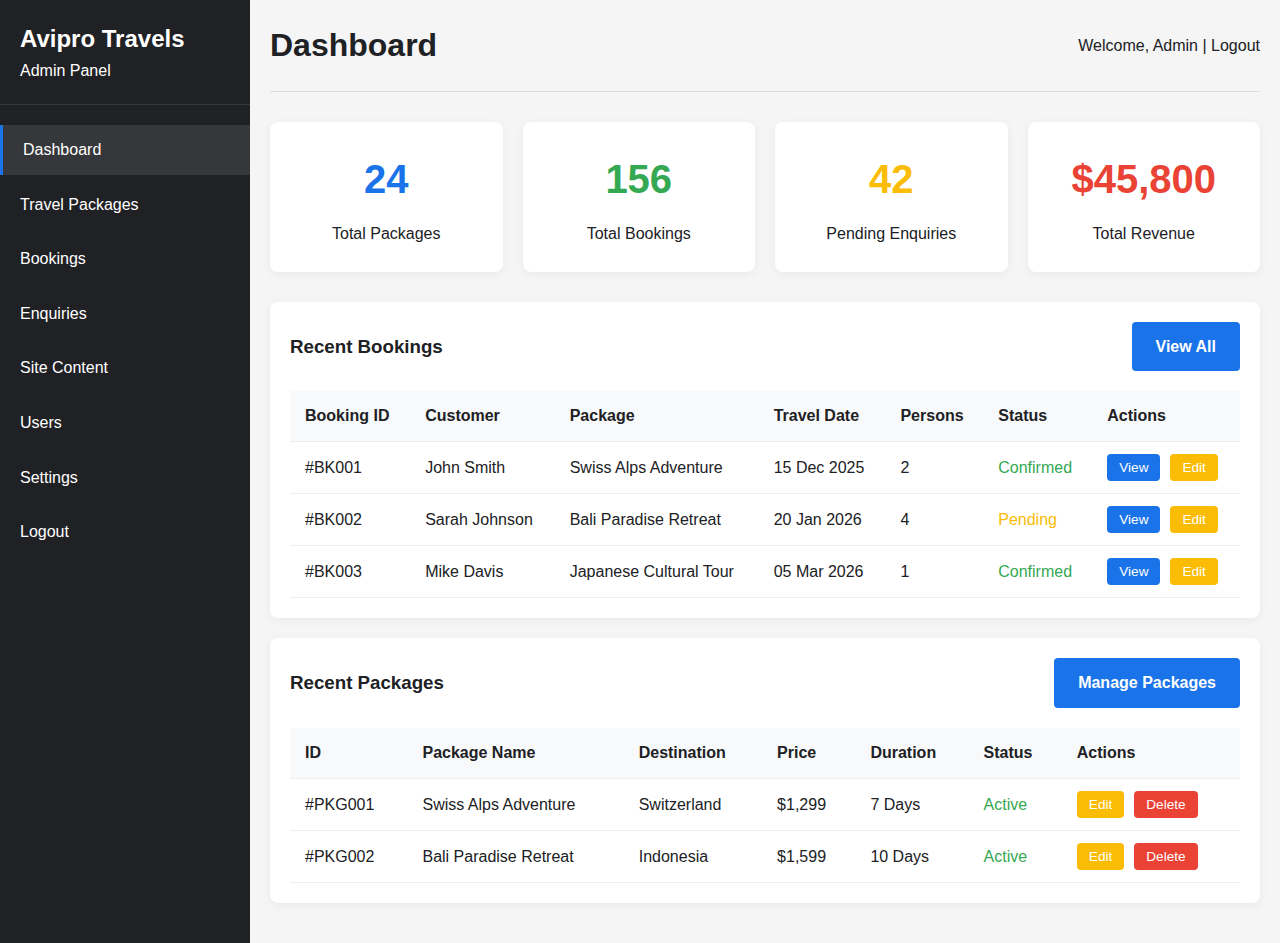
<file: admin-panel.html>
<!DOCTYPE html>
<html lang="en">
<head>
    <meta charset="UTF-8">
    <meta name="viewport" content="width=device-width, initial-scale=1.0">
    <title>Admin Panel - Avipro Travels</title>
    <link rel="stylesheet" href="../css/style.css">
    <link rel="stylesheet" href="../css/admin.css">
</head>
<body>
    <div class="admin-container">
        <!-- Sidebar -->
        <div class="admin-sidebar">
            <div class="admin-logo">
                <h2>Avipro Travels</h2>
                <p>Admin Panel</p>
            </div>
            
            <div class="admin-menu">
                <ul>
                    <li><a href="admin-panel.html" class="active">Dashboard</a></li>
                    <li><a href="packages.html">Travel Packages</a></li>
                    <li><a href="bookings.html">Bookings</a></li>
                    <li><a href="enquiries.html">Enquiries</a></li>
                    <li><a href="content.html">Site Content</a></li>
                    <li><a href="users.html">Users</a></li>
                    <li><a href="settings.html">Settings</a></li>
                    <li><a href="#" onclick="adminLogout()">Logout</a></li>
                </ul>
            </div>
        </div>
        
        <!-- Main Content -->
        <div class="admin-content">
            <div class="admin-header">
                <h1>Dashboard</h1>
                <div class="admin-user">
                    Welcome, Admin | <a href="#" onclick="adminLogout()">Logout</a>
                </div>
            </div>
            
            <!-- Stats Cards -->
            <div class="stats-grid">
                <div class="stat-card primary">
                    <div class="stat-number stat-total-packages">24</div>
                    <div class="stat-label">Total Packages</div>
                </div>
                <div class="stat-card success">
                    <div class="stat-number stat-total-bookings">156</div>
                    <div class="stat-label">Total Bookings</div>
                </div>
                <div class="stat-card warning">
                    <div class="stat-number stat-pending-enquiries">42</div>
                    <div class="stat-label">Pending Enquiries</div>
                </div>
                <div class="stat-card danger">
                    <div class="stat-number stat-revenue">$45,800</div>
                    <div class="stat-label">Total Revenue</div>
                </div>
            </div>
            
            <!-- Recent Bookings -->
            <div class="admin-card">
                <div style="display: flex; justify-content: space-between; align-items: center; margin-bottom: 20px;">
                    <h3>Recent Bookings</h3>
                    <a href="bookings.html" class="btn">View All</a>
                </div>
                
                <div class="table-responsive">
                    <table>
                        <thead>
                            <tr>
                                <th>Booking ID</th>
                                <th>Customer</th>
                                <th>Package</th>
                                <th>Travel Date</th>
                                <th>Persons</th>
                                <th>Status</th>
                                <th>Actions</th>
                            </tr>
                        </thead>
                        <tbody>
                            <tr>
                                <td>#BK001</td>
                                <td>John Smith</td>
                                <td>Swiss Alps Adventure</td>
                                <td>15 Dec 2025</td>
                                <td>2</td>
                                <td><span style="color: var(--secondary);">Confirmed</span></td>
                                <td class="action-buttons">
                                    <button class="btn-view">View</button>
                                    <button class="btn-edit">Edit</button>
                                </td>
                            </tr>
                            <tr>
                                <td>#BK002</td>
                                <td>Sarah Johnson</td>
                                <td>Bali Paradise Retreat</td>
                                <td>20 Jan 2026</td>
                                <td>4</td>
                                <td><span style="color: var(--accent);">Pending</span></td>
                                <td class="action-buttons">
                                    <button class="btn-view">View</button>
                                    <button class="btn-edit">Edit</button>
                                </td>
                            </tr>
                            <tr>
                                <td>#BK003</td>
                                <td>Mike Davis</td>
                                <td>Japanese Cultural Tour</td>
                                <td>05 Mar 2026</td>
                                <td>1</td>
                                <td><span style="color: var(--secondary);">Confirmed</span></td>
                                <td class="action-buttons">
                                    <button class="btn-view">View</button>
                                    <button class="btn-edit">Edit</button>
                                </td>
                            </tr>
                        </tbody>
                    </table>
                </div>
            </div>
            
            <!-- Recent Packages -->
            <div class="admin-card">
                <div style="display: flex; justify-content: space-between; align-items: center; margin-bottom: 20px;">
                    <h3>Recent Packages</h3>
                    <a href="packages.html" class="btn">Manage Packages</a>
                </div>
                
                <div class="table-responsive">
                    <table>
                        <thead>
                            <tr>
                                <th>ID</th>
                                <th>Package Name</th>
                                <th>Destination</th>
                                <th>Price</th>
                                <th>Duration</th>
                                <th>Status</th>
                                <th>Actions</th>
                            </tr>
                        </thead>
                        <tbody>
                            <tr>
                                <td>#PKG001</td>
                                <td>Swiss Alps Adventure</td>
                                <td>Switzerland</td>
                                <td>$1,299</td>
                                <td>7 Days</td>
                                <td><span style="color: var(--secondary);">Active</span></td>
                                <td class="action-buttons">
                                    <button class="btn-edit">Edit</button>
                                    <button class="btn-delete">Delete</button>
                                </td>
                            </tr>
                            <tr>
                                <td>#PKG002</td>
                                <td>Bali Paradise Retreat</td>
                                <td>Indonesia</td>
                                <td>$1,599</td>
                                <td>10 Days</td>
                                <td><span style="color: var(--secondary);">Active</span></td>
                                <td class="action-buttons">
                                    <button class="btn-edit">Edit</button>
                                    <button class="btn-delete">Delete</button>
                                </td>
                            </tr>
                        </tbody>
                    </table>
                </div>
            </div>
        </div>
    </div>

    <script src="../js/main.js"></script>
    <script src="../js/admin.js"></script>
</body>
</html>
</file>
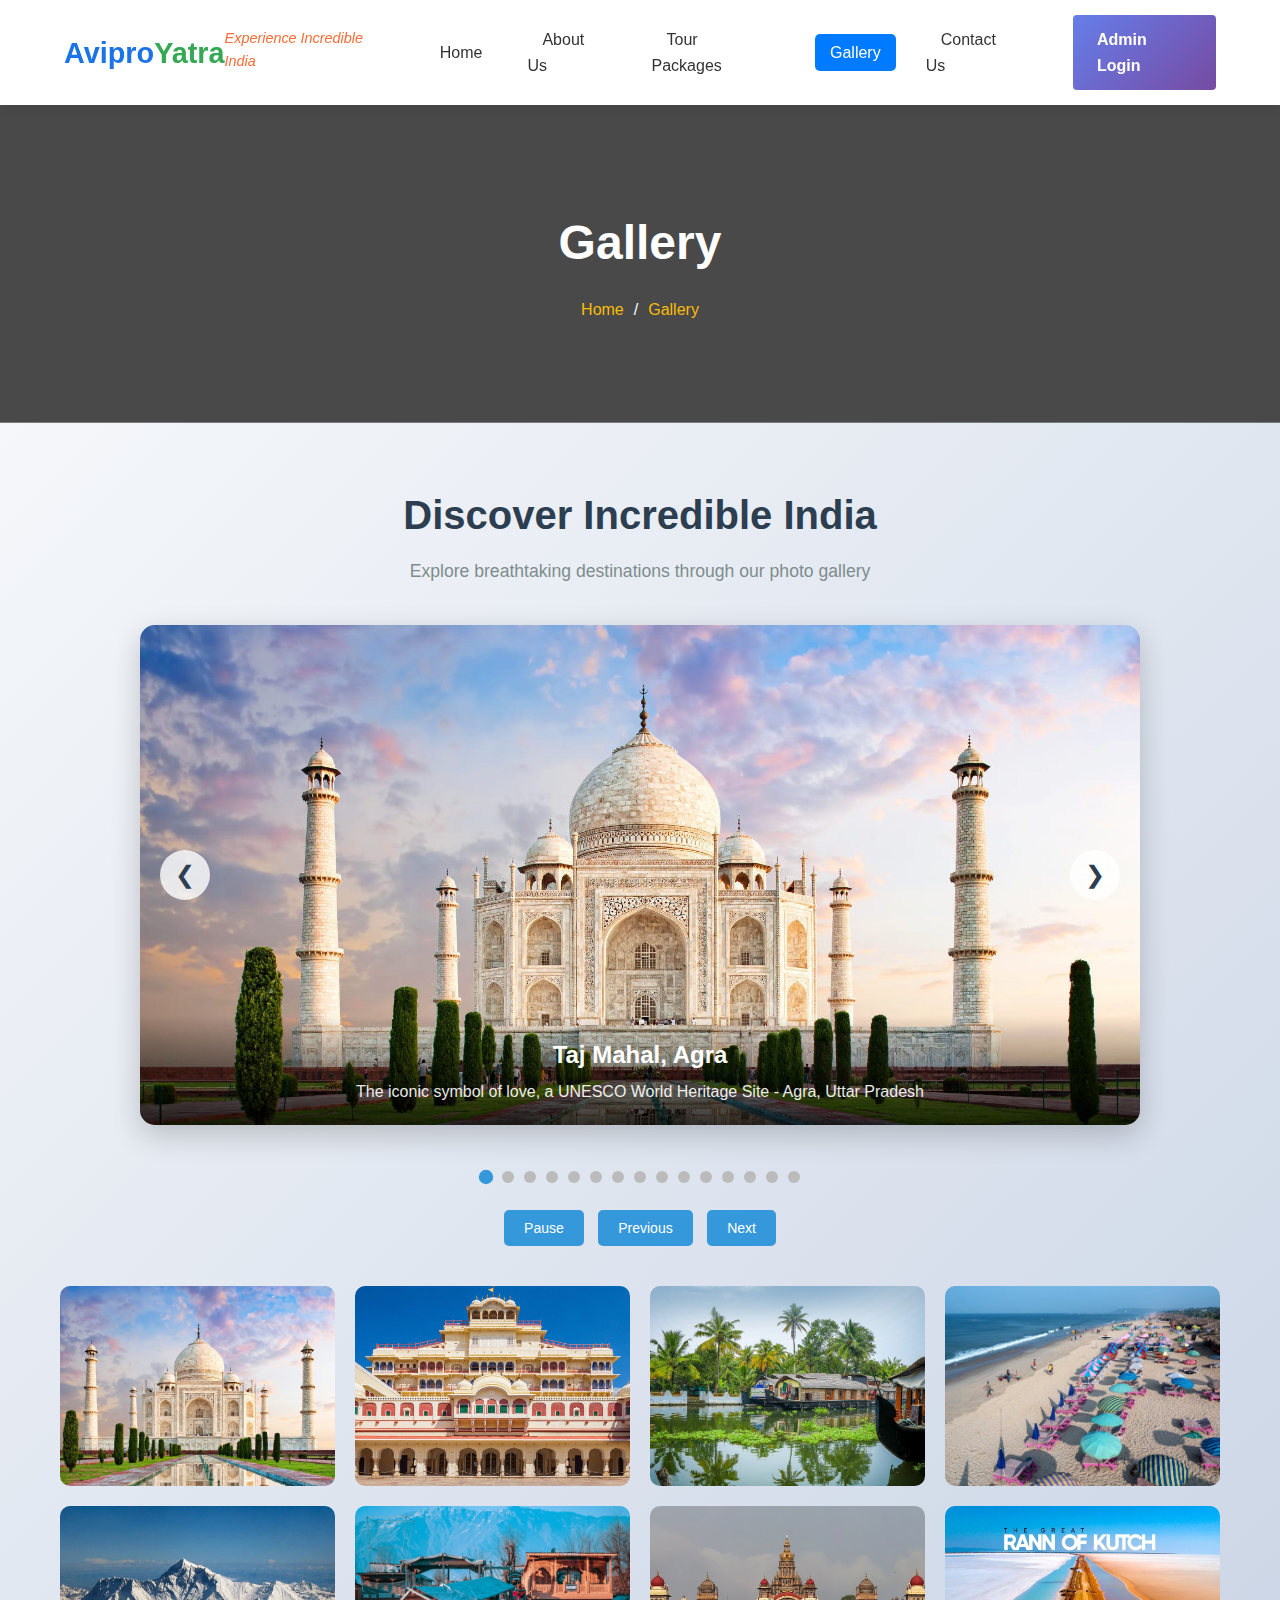
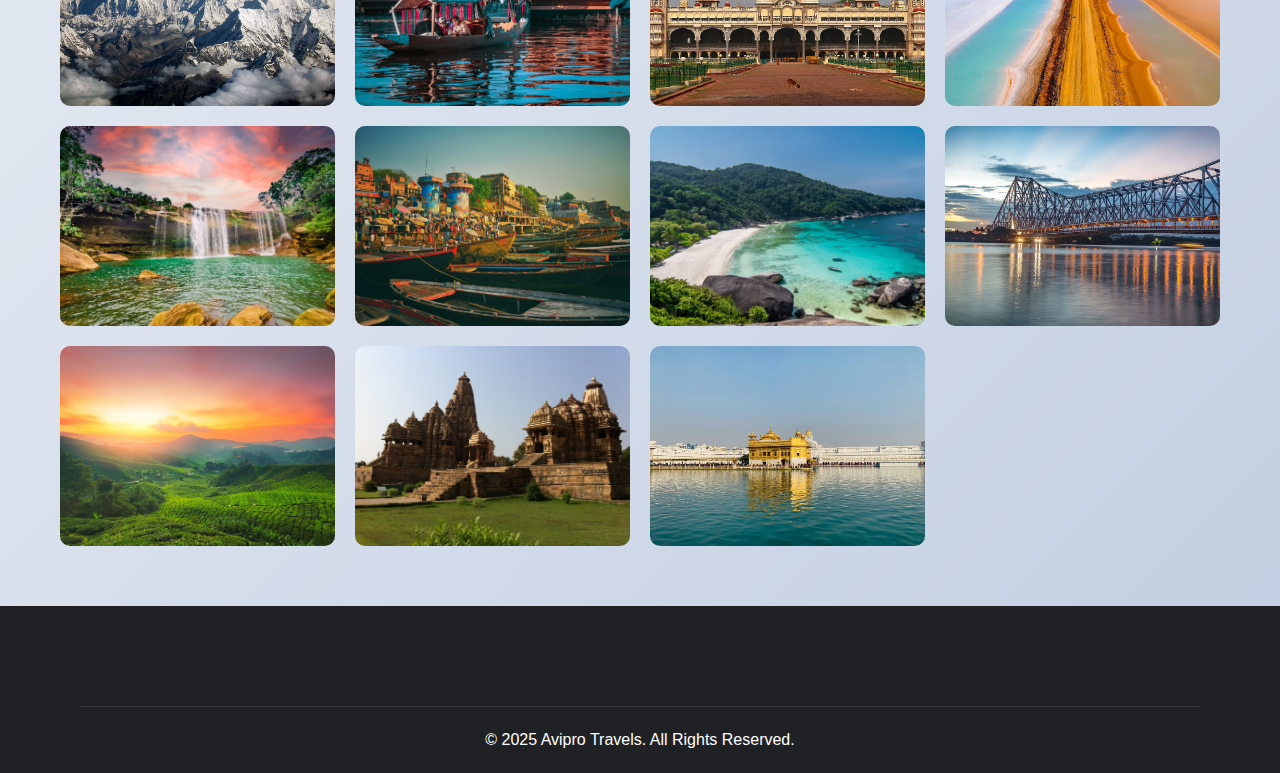
<file: gallery.html>
<!DOCTYPE html>
<html lang="en">
  <head>
    <meta charset="UTF-8" />
    <meta name="viewport" content="width=device-width, initial-scale=1.0" />
    <title>Gallery - Avipro Travels</title>
    <link rel="stylesheet" href="css/style.css" />
    <style>
      /* Gallery and Slideshow Styles */
      .gallery-section {
        padding: 60px 0;
        background: linear-gradient(135deg, #f5f7fa 0%, #c3cfe2 100%);
      }

      .gallery-container {
        max-width: 1200px;
        margin: 0 auto;
        padding: 0 20px;
      }

      .gallery-title {
        text-align: center;
        margin-bottom: 40px;
      }

      .gallery-title h2 {
        font-size: 2.5rem;
        color: #2c3e50;
        margin-bottom: 10px;
      }

      .gallery-title p {
        color: #7f8c8d;
        font-size: 1.1rem;
      }

      /* Slideshow Container */
      .slideshow-container {
        position: relative;
        max-width: 1000px;
        margin: 0 auto 40px;
        overflow: hidden;
        border-radius: 15px;
        box-shadow: 0 10px 30px rgba(0, 0, 0, 0.2);
      }

      .slideshow {
        display: flex;
        transition: transform 0.8s ease-in-out;
        height: 500px;
      }

      .slide {
        min-width: 100%;
        height: 100%;
        position: relative;
      }

      .slide img {
        width: 100%;
        height: 100%;
        object-fit: cover;
        display: block;
      }

      .slide-caption {
        position: absolute;
        bottom: 0;
        left: 0;
        right: 0;
        background: linear-gradient(transparent, rgba(0, 0, 0, 0.8));
        color: white;
        padding: 20px;
        text-align: center;
      }

      .slide-caption h3 {
        margin: 0 0 5px 0;
        font-size: 1.5rem;
      }

      .slide-caption p {
        margin: 0;
        opacity: 0.9;
      }

      /* Navigation Buttons */
      .slideshow-nav {
        position: absolute;
        top: 50%;
        transform: translateY(-50%);
        width: 100%;
        display: flex;
        justify-content: space-between;
        padding: 0 20px;
        z-index: 10;
      }

      .nav-btn {
        background: rgba(255, 255, 255, 0.8);
        border: none;
        width: 50px;
        height: 50px;
        border-radius: 50%;
        cursor: pointer;
        font-size: 24px;
        color: #2c3e50;
        transition: all 0.3s ease;
        display: flex;
        align-items: center;
        justify-content: center;
      }

      .nav-btn:hover {
        background: white;
        transform: scale(1.1);
        box-shadow: 0 5px 15px rgba(0, 0, 0, 0.2);
      }

      /* Slideshow Dots */
      .slideshow-dots {
        text-align: center;
        margin-top: 20px;
      }

      .dot {
        display: inline-block;
        width: 12px;
        height: 12px;
        margin: 0 5px;
        background-color: #bbb;
        border-radius: 50%;
        cursor: pointer;
        transition: background-color 0.3s ease;
      }

      .dot.active {
        background-color: #3498db;
        transform: scale(1.2);
      }

      /* Gallery Grid */
      .gallery-grid {
        display: grid;
        grid-template-columns: repeat(auto-fill, minmax(250px, 1fr));
        gap: 20px;
        margin-top: 40px;
      }

      .gallery-item {
        position: relative;
        overflow: hidden;
        border-radius: 10px;
        cursor: pointer;
        height: 200px;
        transition: transform 0.3s ease;
      }

      .gallery-item:hover {
        transform: translateY(-5px);
        box-shadow: 0 10px 20px rgba(0, 0, 0, 0.2);
      }

      .gallery-item img {
        width: 100%;
        height: 100%;
        object-fit: cover;
        transition: transform 0.5s ease;
      }

      .gallery-item:hover img {
        transform: scale(1.1);
      }

      .gallery-item-overlay {
        position: absolute;
        bottom: 0;
        left: 0;
        right: 0;
        background: rgba(0, 0, 0, 0.7);
        color: white;
        padding: 10px;
        transform: translateY(100%);
        transition: transform 0.3s ease;
      }

      .gallery-item:hover .gallery-item-overlay {
        transform: translateY(0);
      }

      /* Responsive Design */
      @media (max-width: 768px) {
        .slideshow-container {
          height: 350px;
        }

        .slide-caption h3 {
          font-size: 1.2rem;
        }

        .nav-btn {
          width: 40px;
          height: 40px;
          font-size: 18px;
        }

        .gallery-grid {
          grid-template-columns: repeat(auto-fill, minmax(180px, 1fr));
        }
      }

      @media (max-width: 480px) {
        .slideshow-container {
          height: 250px;
        }

        .gallery-grid {
          grid-template-columns: 1fr 1fr;
        }
      }

      /* Controls */
      .slideshow-controls {
        text-align: center;
        margin-top: 20px;
      }

      .control-btn {
        background: #3498db;
        color: white;
        border: none;
        padding: 10px 20px;
        margin: 0 5px;
        border-radius: 5px;
        cursor: pointer;
        font-size: 14px;
        transition: background 0.3s ease;
      }

      .control-btn:hover {
        background: #2980b9;
      }

      .control-btn.pause {
        background: #e74c3c;
      }

      .control-btn.pause:hover {
        background: #c0392b;
      }
    </style>
  </head>
  <body>
    <header>
      <div class="container header-container">
        <div class="logo">
          <h1>
            <a href="index.html">Avipro<span>Yatra</span></a>
          </h1>
          <p class="tagline">Experience Incredible India</p>
        </div>
        <nav>
          <div class="mobile-menu">☰</div>
          <ul class="nav-menu">
            <li><a href="index.html" class="nav-link">Home</a></li>
            <li><a href="about.html" class="nav-link">About Us</a></li>
            <li><a href="packages.html" class="nav-link">Tour Packages</a></li>
            <li><a href="gallery.html" class="nav-link active">Gallery</a></li>
            <li><a href="contact.html" class="nav-link">Contact Us</a></li>
            <li>
              <a href="admin-login.php" class="btn admin-btn">Admin Login</a>
            </li>
          </ul>
        </nav>
      </div>
    </header>

    <!-- Page Header -->
    <section class="page-header">
      <div class="container">
        <h1>Gallery</h1>
        <div class="breadcrumb">
          <a href="index.html">Home</a> <span>/</span> <a href="#">Gallery</a>
        </div>
      </div>
    </section>

    <!-- Gallery Section with Slideshow -->
    <section class="gallery-section">
      <div class="gallery-container">
        <div class="gallery-title">
          <h2>Discover Incredible India</h2>
          <p>Explore breathtaking destinations through our photo gallery</p>
        </div>

        <!-- Slideshow -->
        <div class="slideshow-container">
          <div class="slideshow" id="slideshow">
            <!-- Slides will be added dynamically by JavaScript -->
          </div>
          
          <div class="slideshow-nav">
            <button class="nav-btn prev-btn">❮</button>
            <button class="nav-btn next-btn">❯</button>
          </div>
          
          <div class="slide-caption">
            <h3 id="slide-title">Title</h3>
            <p id="slide-description">Description</p>
          </div>
        </div>
        
        <div class="slideshow-dots" id="dots-container">
          <!-- Dots will be added dynamically -->
        </div>
        
        <div class="slideshow-controls">
          <button class="control-btn" id="playPauseBtn">Pause</button>
          <button class="control-btn" id="prevBtn">Previous</button>
          <button class="control-btn" id="nextBtn">Next</button>
        </div>

        <!-- Gallery Grid -->
        <div class="gallery-grid" id="gallery-grid">
          <!-- Gallery items will be added dynamically -->
        </div>
      </div>
    </section>

    <!-- Footer -->
    <footer>
      <div class="container">
        <div class="footer-content">
          <!-- Same footer as index.html -->
        </div>
        <div class="copyright">
          <p>&copy; 2025 Avipro Travels. All Rights Reserved.</p>
        </div>
      </div>
    </footer>

    <script src="js/main.js"></script>
    <script>
      // Image data for the slideshow and gallery
      const images = [
        {
          id: 1,
          src: "images/tajmahal.jpg", // Add image URL here
          title: "Taj Mahal, Agra",
          description: "The iconic symbol of love, a UNESCO World Heritage Site",
          location: "Agra, Uttar Pradesh"
        },
        {
          id: 2,
          src: "images/jaipurpalace.jpeg", // Add image URL here
          title: "Jaipur Palace",
          description: "The Pink City's magnificent City Palace",
          location: "Jaipur, Rajasthan"
        },
        {
          id: 3,
          src: "images/keralabackwaters.jpg", // Add image URL here
          title: "Kerala Backwaters",
          description: "Serene houseboat cruise through palm-fringed canals",
          location: "Alleppey, Kerala"
        },
        {
          id: 4,
          src: "images/goabeach.jpg", // Add image URL here
          title: "Goa Beaches",
          description: "Golden sands and azure waters of Goa's coastline",
          location: "North Goa"
        },
        {
          id: 5,
          src: "images/himalayanpeak.jpg", // Add image URL here
          title: "Himalayan Peaks",
          description: "Majestic snow-capped mountains of the Himalayas",
          location: "Leh-Ladakh"
        },
        {
          id: 6,
          src: "images/kashmirdallake.webp", // Add image URL here
          title: "Kashmir Dal Lake",
          description: "Shikara rides on the beautiful Dal Lake",
          location: "Srinagar, Kashmir"
        },
        {
          id: 7,
          src: "images/mysorepalace.jpg", // Add image URL here
          title: "Mysore Palace",
          description: "Illuminated palace during Dasara festival",
          location: "Mysore, Karnataka"
        },
        {
          id: 8,
          src: "images/rannofkutch.jpg", // Add image URL here
          title: "Rann of Kutch",
          description: "White salt desert under the full moon",
          location: "Gujarat"
        },
        {
          id: 9,
          src: "images/meghalaya.jpg", // Add image URL here
          title: "Meghalaya Living Root Bridges",
          description: "Natural bridges grown from tree roots",
          location: "Cherrapunji, Meghalaya"
        },
        {
          id: 10,
          src: "images/varanasighats.jpeg", // Add image URL here
          title: "Varanasi Ghats",
          description: "Spiritual rituals on the banks of River Ganges",
          location: "Varanasi, Uttar Pradesh"
        },
        {
          id: 11,
          src: "images/andamannicobar.webp", // Add image URL here
          title: "Andaman Islands",
          description: "Crystal clear waters and coral reefs",
          location: "Andaman & Nicobar Islands"
        },
        {
          id: 12,
          src: "images/howrah.jpeg", // Add image URL here
          title: "Kolkata Howrah Bridge",
          description: "Iconic cantilever bridge over Hooghly River",
          location: "Kolkata, West Bengal"
        },
        {
          id: 13,
          src: "images/munnar.webp", // Add image URL here
          title: "Munnar Tea Plantations",
          description: "Rolling hills covered with tea gardens",
          location: "Munnar, Kerala"
        },
        {
          id: 14,
          src: "images/khajuraho.jpg", // Add image URL here
          title: "Khajuraho Temples",
          description: "Ancient temples with intricate carvings",
          location: "Khajuraho, Madhya Pradesh"
        },
        {
          id: 15,
          src: "images/goldentemple.jpeg", // Add image URL here
          title: "Amritsar Golden Temple",
          description: "Sacred Sikh shrine covered in gold",
          location: "Amritsar, Punjab"
        }
      ];

      // Slideshow functionality
      let currentSlide = 0;
      let slideInterval;
      let isPlaying = true;

      // Initialize slideshow
      function initSlideshow() {
        const slideshow = document.getElementById('slideshow');
        const dotsContainer = document.getElementById('dots-container');
        const galleryGrid = document.getElementById('gallery-grid');
        
        // Create slides
        images.forEach((image, index) => {
          // Create slide
          const slide = document.createElement('div');
          slide.className = 'slide';
          slide.innerHTML = `
            <img src="${image.src}" alt="${image.title}" onerror="this.src='https://via.placeholder.com/1000x500/3498db/ffffff?text=Avipro+Travels'" />
          `;
          slideshow.appendChild(slide);
          
          // Create dot
          const dot = document.createElement('span');
          dot.className = `dot ${index === 0 ? 'active' : ''}`;
          dot.addEventListener('click', () => goToSlide(index));
          dotsContainer.appendChild(dot);
          
          // Create gallery item
          const galleryItem = document.createElement('div');
          galleryItem.className = 'gallery-item';
          galleryItem.innerHTML = `
            <img src="${image.src}" alt="${image.title}" onerror="this.src='https://via.placeholder.com/300x200/3498db/ffffff?text=${encodeURIComponent(image.title)}'" />
            <div class="gallery-item-overlay">
              <h4>${image.title}</h4>
              <p>${image.location}</p>
            </div>
          `;
          galleryItem.addEventListener('click', () => goToSlide(index));
          galleryGrid.appendChild(galleryItem);
        });
        
        // Update first slide caption
        updateCaption();
        
        // Start slideshow
        startSlideshow();
      }

      // Go to specific slide
      function goToSlide(index) {
        currentSlide = index;
        const slideshow = document.getElementById('slideshow');
        slideshow.style.transform = `translateX(-${currentSlide * 100}%)`;
        
        // Update dots
        updateDots();
        
        // Update caption
        updateCaption();
        
        // Restart interval if paused
        if (!isPlaying) {
          startSlideshow();
        }
      }

      // Next slide
      function nextSlide() {
        currentSlide = (currentSlide + 1) % images.length;
        goToSlide(currentSlide);
      }

      // Previous slide
      function prevSlide() {
        currentSlide = (currentSlide - 1 + images.length) % images.length;
        goToSlide(currentSlide);
      }

      // Update dots
      function updateDots() {
        const dots = document.querySelectorAll('.dot');
        dots.forEach((dot, index) => {
          dot.classList.toggle('active', index === currentSlide);
        });
      }

      // Update caption
      function updateCaption() {
        const image = images[currentSlide];
        document.getElementById('slide-title').textContent = image.title;
        document.getElementById('slide-description').textContent = `${image.description} - ${image.location}`;
      }

      // Start slideshow
      function startSlideshow() {
        if (slideInterval) clearInterval(slideInterval);
        slideInterval = setInterval(nextSlide, 4000); // Change slide every 4 seconds
        isPlaying = true;
        document.getElementById('playPauseBtn').textContent = 'Pause';
        document.getElementById('playPauseBtn').classList.remove('pause');
      }

      // Pause slideshow
      function pauseSlideshow() {
        clearInterval(slideInterval);
        isPlaying = false;
        document.getElementById('playPauseBtn').textContent = 'Play';
        document.getElementById('playPauseBtn').classList.add('pause');
      }

      // Toggle play/pause
      function togglePlayPause() {
        if (isPlaying) {
          pauseSlideshow();
        } else {
          startSlideshow();
        }
      }

      // Event listeners
      document.addEventListener('DOMContentLoaded', () => {
        initSlideshow();
        
        // Navigation buttons
        document.querySelector('.prev-btn').addEventListener('click', prevSlide);
        document.querySelector('.next-btn').addEventListener('click', nextSlide);
        
        // Control buttons
        document.getElementById('playPauseBtn').addEventListener('click', togglePlayPause);
        document.getElementById('prevBtn').addEventListener('click', prevSlide);
        document.getElementById('nextBtn').addEventListener('click', nextSlide);
        
        // Keyboard navigation
        document.addEventListener('keydown', (e) => {
          if (e.key === 'ArrowLeft') prevSlide();
          if (e.key === 'ArrowRight') nextSlide();
          if (e.key === ' ') {
            e.preventDefault();
            togglePlayPause();
          }
        });
        
        // Touch/swipe support for mobile
        let touchStartX = 0;
        let touchEndX = 0;
        
        const slideshowContainer = document.querySelector('.slideshow-container');
        
        slideshowContainer.addEventListener('touchstart', (e) => {
          touchStartX = e.changedTouches[0].screenX;
        });
        
        slideshowContainer.addEventListener('touchend', (e) => {
          touchEndX = e.changedTouches[0].screenX;
          handleSwipe();
        });
        
        function handleSwipe() {
          const swipeThreshold = 50;
          const diff = touchStartX - touchEndX;
          
          if (Math.abs(diff) > swipeThreshold) {
            if (diff > 0) {
              // Swipe left - next slide
              nextSlide();
            } else {
              // Swipe right - previous slide
              prevSlide();
            }
          }
        }
        
        // Pause on hover
        slideshowContainer.addEventListener('mouseenter', () => {
          if (isPlaying) pauseSlideshow();
        });
        
        slideshowContainer.addEventListener('mouseleave', () => {
          if (!isPlaying) startSlideshow();
        });
      });
    </script>
  </body>
</html>
</file>
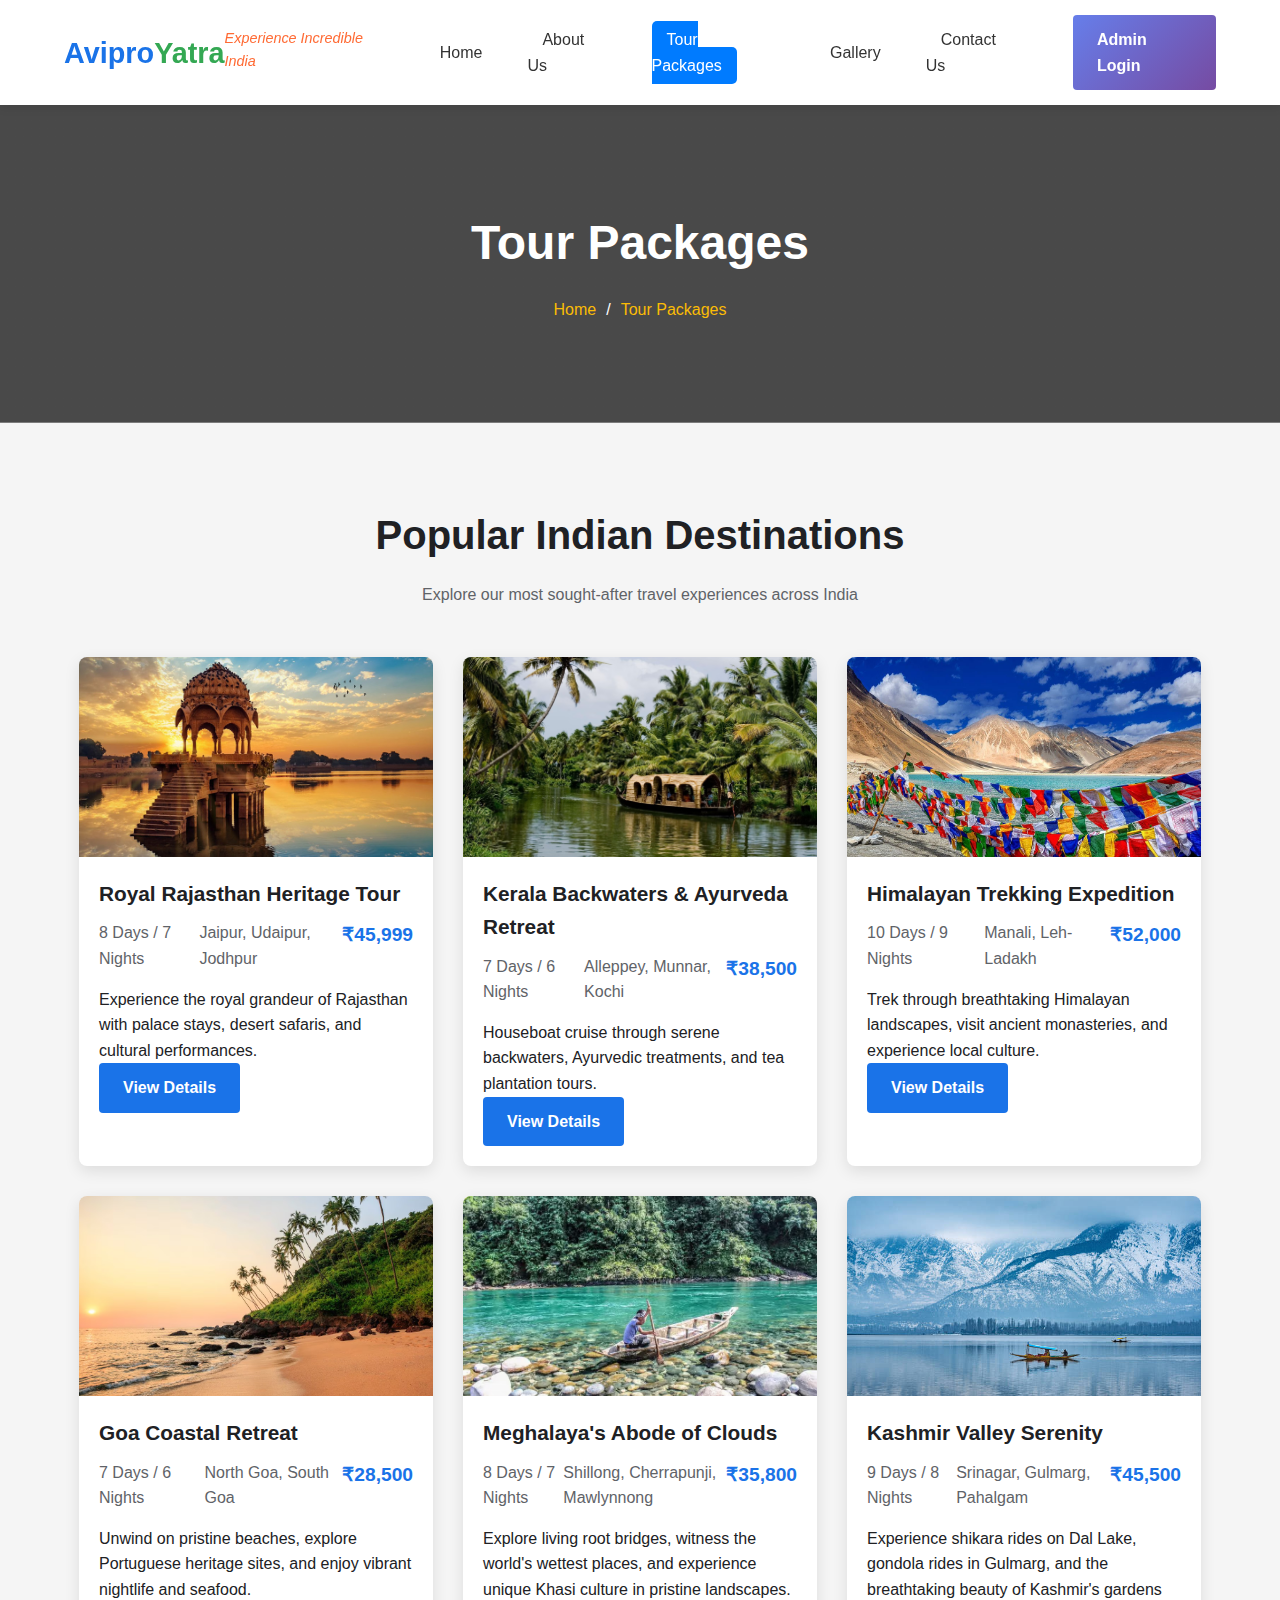
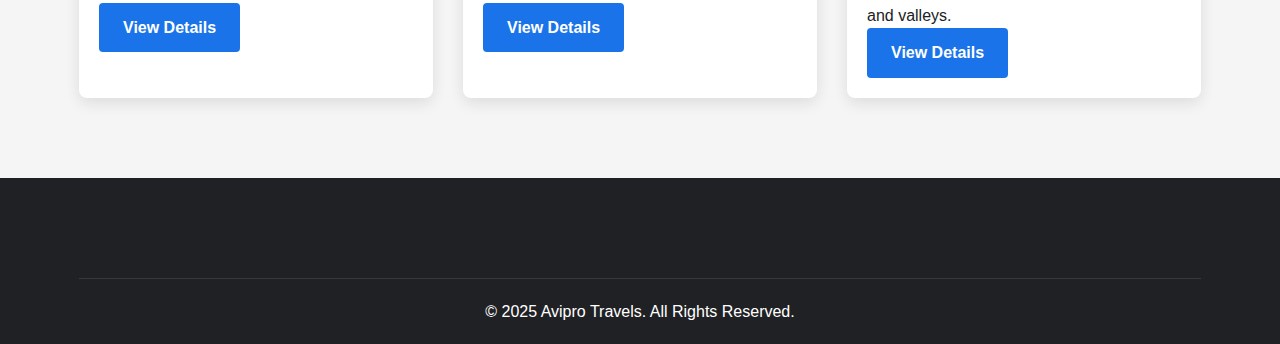
<file: packages.html>
<!DOCTYPE html>
<html lang="en">
  <head>
    <meta charset="UTF-8" />
    <meta name="viewport" content="width=device-width, initial-scale=1.0" />
    <title>Tour Packages - Avipro Travels</title>
    <link rel="stylesheet" href="css/style.css" />
  </head>

  <body>
    <!-- Header -->
    <header>
      <div class="container header-container">
        <div class="logo">
          <h1>
            <a href="index.html">Avipro<span>Yatra</span></a>
          </h1>
          <p class="tagline">Experience Incredible India</p>
        </div>
        <nav>
          <div class="mobile-menu">☰</div>
          <ul class="nav-menu">
            <li><a href="index.html" class="nav-link active">Home</a></li>
            <li><a href="about.html" class="nav-link">About Us</a></li>
            <li><a href="packages.html" class="nav-link">Tour Packages</a></li>
            <li><a href="gallery.html" class="nav-link">Gallery</a></li>
            <li><a href="contact.html" class="nav-link">Contact Us</a></li>
            <li>
              <a href="admin-login.php" class="btn admin-btn">Admin Login</a>
            </li>
          </ul>
        </nav>
      </div>
    </header>

    <!-- Page Header -->
    <section class="page-header">
      <div class="container">
        <h1>Tour Packages</h1>
        <div class="breadcrumb">
          <a href="index.html">Home</a> <span>/</span>
          <a href="#">Tour Packages</a>
        </div>
      </div>
    </section>

    <!-- Featured Packages Section -->
    <section class="section">
      <div class="container">
        <div class="section-title">
          <h2>Popular Indian Destinations</h2>
          <p>Explore our most sought-after travel experiences across India</p>
        </div>
        <div class="packages-grid">
          <!-- Package 1 - Rajasthan -->
          <div class="package-card">
            <div class="package-img">
              <img src="assets/images/rajasthan.jpg" alt="Rajasthan Palace" />
              <div class="package-badge">Cultural</div>
            </div>
            <div class="package-content">
              <h3>Royal Rajasthan Heritage Tour</h3>
              <div class="package-meta">
                <span><i class="icon-calendar"></i> 8 Days / 7 Nights</span>
                <span
                  ><i class="icon-location"></i> Jaipur, Udaipur, Jodhpur</span
                >
                <span class="package-price">₹45,999</span>
              </div>
              <p>
                Experience the royal grandeur of Rajasthan with palace stays,
                desert safaris, and cultural performances.
              </p>
              <a href="package-details.html?package=rajasthan" class="btn"
                >View Details</a
              >
            </div>
          </div>

          <!-- Package 2 - Kerala -->
          <div class="package-card">
            <div class="package-img">
              <img src="assets/images/kerala.avif" alt="Kerala Backwaters" />
              <div class="package-badge">Relaxation</div>
            </div>
            <div class="package-content">
              <h3>Kerala Backwaters & Ayurveda Retreat</h3>
              <div class="package-meta">
                <span><i class="icon-calendar"></i> 7 Days / 6 Nights</span>
                <span
                  ><i class="icon-location"></i> Alleppey, Munnar, Kochi</span
                >
                <span class="package-price">₹38,500</span>
              </div>
              <p>
                Houseboat cruise through serene backwaters, Ayurvedic
                treatments, and tea plantation tours.
              </p>
              <a href="package-details.html?package=kerala" class="btn"
                >View Details</a
              >
            </div>
          </div>

          <!-- Package 3 - Himalayas -->
          <div class="package-card">
            <div class="package-img">
              <img src="assets/images/manali.jpg" alt="Himalayas" />
              <div class="package-badge">Adventure</div>
            </div>
            <div class="package-content">
              <h3>Himalayan Trekking Expedition</h3>
              <div class="package-meta">
                <span><i class="icon-calendar"></i> 10 Days / 9 Nights</span>
                <span><i class="icon-location"></i> Manali, Leh-Ladakh</span>
                <span class="package-price">₹52,000</span>
              </div>
              <p>
                Trek through breathtaking Himalayan landscapes, visit ancient
                monasteries, and experience local culture.
              </p>
              <a href="package-details.html?package=himalayas" class="btn"
                >View Details</a
              >
            </div>
          </div>

          <!-- Package 4 - Goa -->
          <div class="package-card">
            <div class="package-img">
              <img
                src="assets/images/goa.avif"
                alt="Goa beaches and coastline"
              />
              <div class="package-badge">Beach & Relaxation</div>
            </div>
            <div class="package-content">
              <h3>Goa Coastal Retreat</h3>
              <div class="package-meta">
                <span><i class="icon-calendar"></i> 7 Days / 6 Nights</span>
                <span><i class="icon-location"></i> North Goa, South Goa</span>
                <span class="package-price">₹28,500</span>
              </div>
              <p>
                Unwind on pristine beaches, explore Portuguese heritage sites,
                and enjoy vibrant nightlife and seafood.
              </p>
              <a href="package-details.html?package=goa" class="btn"
                >View Details</a
              >
            </div>
          </div>

          <!-- Package 5 - Meghalaya -->
          <div class="package-card">
            <div class="package-img">
              <img
                src="assets/images/meghalaya.avif"
                alt="Meghalaya living root bridges and waterfalls"
              />
              <div class="package-badge">Nature & Culture</div>
            </div>
            <div class="package-content">
              <h3>Meghalaya's Abode of Clouds</h3>
              <div class="package-meta">
                <span><i class="icon-calendar"></i> 8 Days / 7 Nights</span>
                <span
                  ><i class="icon-location"></i> Shillong, Cherrapunji,
                  Mawlynnong</span
                >
                <span class="package-price">₹35,800</span>
              </div>
              <p>
                Explore living root bridges, witness the world's wettest places,
                and experience unique Khasi culture in pristine landscapes.
              </p>
              <a href="package-details.html?package=meghalaya" class="btn"
                >View Details</a
              >
            </div>
          </div>

          <!-- Package 6 - Kashmir -->
          <div class="package-card">
            <div class="package-img">
              <img
                src="assets/images/kashmir.jpeg"
                alt="Kashmir Dal Lake and snow-capped mountains"
              />
              <div class="package-badge">Paradise on Earth</div>
            </div>
            <div class="package-content">
              <h3>Kashmir Valley Serenity</h3>
              <div class="package-meta">
                <span><i class="icon-calendar"></i> 9 Days / 8 Nights</span>
                <span
                  ><i class="icon-location"></i> Srinagar, Gulmarg,
                  Pahalgam</span
                >
                <span class="package-price">₹45,500</span>
              </div>
              <p>
                Experience shikara rides on Dal Lake, gondola rides in Gulmarg,
                and the breathtaking beauty of Kashmir's gardens and valleys.
              </p>
              <a href="package-details.html?package=kashmir" class="btn"
                >View Details</a
              >
            </div>
          </div>
        </div>
        <!-- Close packages-grid -->
      </div>
    </section>

    <!-- Footer -->
    <footer>
      <div class="container">
        <div class="footer-content">
          <!-- Same footer as index.html -->
        </div>
        <div class="copyright">
          <p>&copy; 2025 Avipro Travels. All Rights Reserved.</p>
        </div>
      </div>
    </footer>

    <script src="js/main.js"></script>
  </body>
</html>
</file>
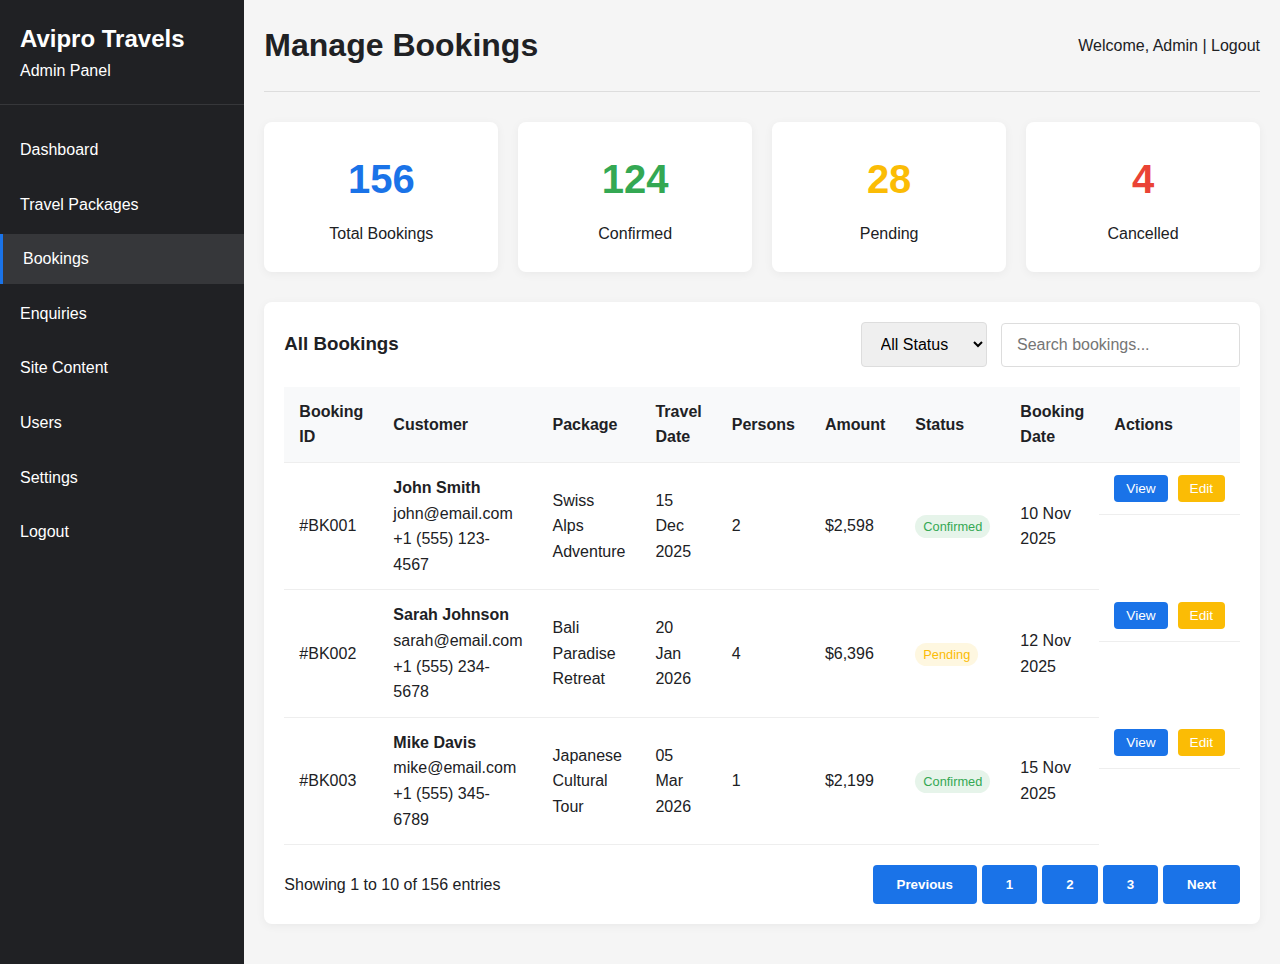
<file: admin/bookings.html>
<!DOCTYPE html>
<html lang="en">
<head>
    <meta charset="UTF-8">
    <meta name="viewport" content="width=device-width, initial-scale=1.0">
    <title>Manage Bookings - Avipro Travels Admin</title>
    <link rel="stylesheet" href="../css/style.css">
    <link rel="stylesheet" href="../css/admin.css">
</head>
<body>
    <div class="admin-container">
        <!-- Sidebar -->
        <div class="admin-sidebar">
            <div class="admin-logo">
                <h2>Avipro Travels</h2>
                <p>Admin Panel</p>
            </div>
            
            <div class="admin-menu">
                <ul>
                    <li><a href="admin-panel.html">Dashboard</a></li>
                    <li><a href="packages.html">Travel Packages</a></li>
                    <li><a href="bookings.html" class="active">Bookings</a></li>
                    <li><a href="enquiries.html">Enquiries</a></li>
                    <li><a href="content.html">Site Content</a></li>
                    <li><a href="users.html">Users</a></li>
                    <li><a href="settings.html">Settings</a></li>
                    <li><a href="#" onclick="adminLogout()">Logout</a></li>
                </ul>
            </div>
        </div>
        
        <!-- Main Content -->
        <div class="admin-content">
            <div class="admin-header">
                <h1>Manage Bookings</h1>
                <div class="admin-user">
                    Welcome, Admin | <a href="#" onclick="adminLogout()">Logout</a>
                </div>
            </div>
            
            <!-- Booking Stats -->
            <div class="stats-grid">
                <div class="stat-card primary">
                    <div class="stat-number">156</div>
                    <div class="stat-label">Total Bookings</div>
                </div>
                <div class="stat-card success">
                    <div class="stat-number">124</div>
                    <div class="stat-label">Confirmed</div>
                </div>
                <div class="stat-card warning">
                    <div class="stat-number">28</div>
                    <div class="stat-label">Pending</div>
                </div>
                <div class="stat-card danger">
                    <div class="stat-number">4</div>
                    <div class="stat-label">Cancelled</div>
                </div>
            </div>
            
            <!-- Bookings List -->
            <div class="admin-card">
                <div style="display: flex; justify-content: space-between; align-items: center; margin-bottom: 20px;">
                    <h3>All Bookings</h3>
                    <div>
                        <select class="form-control" style="display: inline-block; width: auto; margin-right: 10px;">
                            <option>All Status</option>
                            <option>Pending</option>
                            <option>Confirmed</option>
                            <option>Cancelled</option>
                        </select>
                        <input type="text" placeholder="Search bookings..." class="form-control" style="display: inline-block; width: auto;">
                    </div>
                </div>
                
                <div class="table-responsive">
                    <table>
                        <thead>
                            <tr>
                                <th>Booking ID</th>
                                <th>Customer</th>
                                <th>Package</th>
                                <th>Travel Date</th>
                                <th>Persons</th>
                                <th>Amount</th>
                                <th>Status</th>
                                <th>Booking Date</th>
                                <th>Actions</th>
                            </tr>
                        </thead>
                        <tbody>
                            <tr>
                                <td>#BK001</td>
                                <td>
                                    <strong>John Smith</strong><br>
                                    john@email.com<br>
                                    +1 (555) 123-4567
                                </td>
                                <td>Swiss Alps Adventure</td>
                                <td>15 Dec 2025</td>
                                <td>2</td>
                                <td>$2,598</td>
                                <td><span class="status-badge confirmed">Confirmed</span></td>
                                <td>10 Nov 2025</td>
                                <td class="action-buttons">
                                    <button class="btn-view">View</button>
                                    <button class="btn-edit">Edit</button>
                                </td>
                            </tr>
                            <tr>
                                <td>#BK002</td>
                                <td>
                                    <strong>Sarah Johnson</strong><br>
                                    sarah@email.com<br>
                                    +1 (555) 234-5678
                                </td>
                                <td>Bali Paradise Retreat</td>
                                <td>20 Jan 2026</td>
                                <td>4</td>
                                <td>$6,396</td>
                                <td><span class="status-badge pending">Pending</span></td>
                                <td>12 Nov 2025</td>
                                <td class="action-buttons">
                                    <button class="btn-view">View</button>
                                    <button class="btn-edit">Edit</button>
                                </td>
                            </tr>
                            <tr>
                                <td>#BK003</td>
                                <td>
                                    <strong>Mike Davis</strong><br>
                                    mike@email.com<br>
                                    +1 (555) 345-6789
                                </td>
                                <td>Japanese Cultural Tour</td>
                                <td>05 Mar 2026</td>
                                <td>1</td>
                                <td>$2,199</td>
                                <td><span class="status-badge confirmed">Confirmed</span></td>
                                <td>15 Nov 2025</td>
                                <td class="action-buttons">
                                    <button class="btn-view">View</button>
                                    <button class="btn-edit">Edit</button>
                                </td>
                            </tr>
                        </tbody>
                    </table>
                </div>
                
                <!-- Pagination -->
                <div style="display: flex; justify-content: space-between; align-items: center; margin-top: 20px;">
                    <div>Showing 1 to 10 of 156 entries</div>
                    <div style="display: flex; gap: 5px;">
                        <button class="btn" disabled>Previous</button>
                        <button class="btn">1</button>
                        <button class="btn">2</button>
                        <button class="btn">3</button>
                        <button class="btn">Next</button>
                    </div>
                </div>
            </div>
        </div>
    </div>

    <style>
        .status-badge {
            padding: 4px 8px;
            border-radius: 12px;
            font-size: 0.8rem;
            font-weight: 500;
        }
        .status-badge.confirmed {
            background: #e6f4ea;
            color: var(--secondary);
        }
        .status-badge.pending {
            background: #fef7e0;
            color: var(--accent);
        }
        .status-badge.cancelled {
            background: #fce8e6;
            color: #ea4335;
        }
    </style>

    <script src="../js/main.js"></script>
    <script src="../js/admin.js"></script>
</body>
</html>
</file>
<file: css/admin.css>
/* Admin Panel Styles */
.admin-container {
    display: flex;
    min-height: 100vh;
}

.admin-sidebar {
    width: 250px;
    background: var(--dark);
    color: white;
    padding: 20px 0;
}

.admin-logo {
    padding: 0 20px 20px;
    border-bottom: 1px solid rgba(255, 255, 255, 0.1);
    margin-bottom: 20px;
}

.admin-menu ul li {
    margin-bottom: 5px;
}

.admin-menu ul li a {
    display: block;
    padding: 12px 20px;
    transition: all 0.3s;
}

.admin-menu ul li a:hover, .admin-menu ul li a.active {
    background: rgba(255, 255, 255, 0.1);
    border-left: 3px solid var(--primary);
}

.admin-content {
    flex: 1;
    padding: 20px;
    background: #f5f5f5;
}

.admin-header {
    display: flex;
    justify-content: space-between;
    align-items: center;
    margin-bottom: 30px;
    padding-bottom: 20px;
    border-bottom: 1px solid #ddd;
}

.admin-card {
    background: white;
    border-radius: 8px;
    padding: 20px;
    box-shadow: 0 2px 10px rgba(0, 0, 0, 0.05);
    margin-bottom: 20px;
}

.table-responsive {
    overflow-x: auto;
}

table {
    width: 100%;
    border-collapse: collapse;
}

table th, table td {
    padding: 12px 15px;
    text-align: left;
    border-bottom: 1px solid #eee;
}

table th {
    background: #f8f9fa;
    font-weight: 600;
}

.action-buttons {
    display: flex;
    gap: 10px;
}

.btn-edit {
    background: var(--accent);
    color: white;
    padding: 6px 12px;
    border-radius: 4px;
    font-size: 0.85rem;
    border: none;
    cursor: pointer;
}

.btn-delete {
    background: #ea4335;
    color: white;
    padding: 6px 12px;
    border-radius: 4px;
    font-size: 0.85rem;
    border: none;
    cursor: pointer;
}

.btn-view {
    background: var(--primary);
    color: white;
    padding: 6px 12px;
    border-radius: 4px;
    font-size: 0.85rem;
    border: none;
    cursor: pointer;
}

/* Login Form */
.login-container {
    display: flex;
    justify-content: center;
    align-items: center;
    min-height: 100vh;
    background: #f5f5f5;
}

.login-form {
    background: white;
    padding: 40px;
    border-radius: 8px;
    box-shadow: 0 5px 15px rgba(0, 0, 0, 0.1);
    width: 100%;
    max-width: 400px;
}

.login-form h2 {
    text-align: center;
    margin-bottom: 30px;
    color: var(--dark);
}

/* Form Styles */
.admin-form .form-group {
    margin-bottom: 20px;
}

.admin-form .form-group label {
    display: block;
    margin-bottom: 8px;
    font-weight: 500;
}

.admin-form .form-control {
    width: 100%;
    padding: 10px 12px;
    border: 1px solid #ddd;
    border-radius: 4px;
    font-size: 1rem;
}

.admin-form textarea.form-control {
    min-height: 120px;
    resize: vertical;
}

/* Stats Cards */
.stats-grid {
    display: grid;
    grid-template-columns: repeat(auto-fit, minmax(200px, 1fr));
    gap: 20px;
    margin-bottom: 30px;
}

.stat-card {
    background: white;
    padding: 25px;
    border-radius: 8px;
    text-align: center;
    box-shadow: 0 2px 10px rgba(0, 0, 0, 0.05);
}

.stat-number {
    font-size: 2.5rem;
    font-weight: bold;
    margin-bottom: 10px;
}

.stat-card.primary .stat-number {
    color: var(--primary);
}

.stat-card.success .stat-number {
    color: var(--secondary);
}

.stat-card.warning .stat-number {
    color: var(--accent);
}

.stat-card.danger .stat-number {
    color: #ea4335;
}

/* Responsive Admin */
@media (max-width: 768px) {
    .admin-container {
        flex-direction: column;
    }
    
    .admin-sidebar {
        width: 100%;
    }
    
    .stats-grid {
        grid-template-columns: 1fr;
    }
    
    .action-buttons {
        flex-direction: column;
    }
}
</file>
<file: css/style.css>
/* Reset and Base Styles */
* {
    margin: 0;
    padding: 0;
    box-sizing: border-box;
    font-family: 'Segoe UI', Tahoma, Geneva, Verdana, sans-serif;
}

:root {
    --primary: #1a73e8;
    --secondary: #34a853;
    --accent: #fbbc05;
    --dark: #202124;
    --light: #f8f9fa;
    --gray: #5f6368;
}

body {
    background-color: #f5f5f5;
    color: var(--dark);
    line-height: 1.6;
}

a {
    text-decoration: none;
    color: inherit;
}

ul {
    list-style: none;
}

.container {
    width: 90%;
    max-width: 1200px;
    margin: 0 auto;
    padding: 0 15px;
}

.btn {
    display: inline-block;
    padding: 12px 24px;
    background: var(--primary);
    color: white;
    border: none;
    border-radius: 4px;
    cursor: pointer;
    font-weight: 600;
    transition: all 0.3s ease;
}

.btn:hover {
    background: #0d5bb9;
    transform: translateY(-2px);
}

.btn-secondary {
    background: var(--secondary);
}

.btn-secondary:hover {
    background: #2a8c47;
}

.section {
    padding: 80px 0;
}

.section-title {
    text-align: center;
    margin-bottom: 50px;
}

.section-title h2 {
    font-size: 2.5rem;
    color: var(--dark);
    margin-bottom: 15px;
}

.section-title p {
    color: var(--gray);
    max-width: 700px;
    margin: 0 auto;
}

/* Header Styles */
header {
    background-color: white;
    box-shadow: 0 2px 10px rgba(0, 0, 0, 0.1);
    position: sticky;
    top: 0;
    z-index: 1000;
}

.header-container {
    display: flex;
    justify-content: space-between;
    align-items: center;
    padding: 15px 0;
}

.logo {
    display: flex;
    align-items: center;
}

.logo h1 {
    font-size: 1.8rem;
    color: var(--primary);
}

.logo span {
    color: var(--secondary);
}

nav ul {
    display: flex;
}

nav ul li {
    margin-left: 30px;
}

nav ul li a {
    font-weight: 500;
    transition: color 0.3s;
}

nav ul li a:hover, nav ul li a.active {
    color: var(--primary);
}

.mobile-menu {
    display: none;
    font-size: 1.5rem;
    cursor: pointer;
}

/* Hero Section */
.hero {
    background: linear-gradient(rgba(0, 0, 0, 0.6), rgba(0, 0, 0, 0.6)), url('https://images.unsplash.com/photo-1469474968028-56623f02e42e?ixlib=rb-1.2.1&auto=format&fit=crop&w=1350&q=80');
    background-size: cover;
    background-position: center;
    color: white;
    text-align: center;
    padding: 150px 0;
}

.hero-content {
    max-width: 800px;
    margin: 0 auto;
}

.hero h2 {
    font-size: 3rem;
    margin-bottom: 20px;
}

.hero p {
    font-size: 1.2rem;
    margin-bottom: 30px;
}

/* Featured Packages */
.packages-grid {
    display: grid;
    grid-template-columns: repeat(auto-fill, minmax(300px, 1fr));
    gap: 30px;
}

.package-card {
    background: white;
    border-radius: 8px;
    overflow: hidden;
    box-shadow: 0 5px 15px rgba(0, 0, 0, 0.1);
    transition: transform 0.3s;
}

.package-card:hover {
    transform: translateY(-10px);
}

.package-img {
    height: 200px;
    overflow: hidden;
}

.package-img img {
    width: 100%;
    height: 100%;
    object-fit: cover;
    transition: transform 0.5s;
}

.package-card:hover .package-img img {
    transform: scale(1.1);
}

.package-content {
    padding: 20px;
}

.package-content h3 {
    margin-bottom: 10px;
    font-size: 1.3rem;
}

.package-meta {
    display: flex;
    justify-content: space-between;
    margin-bottom: 15px;
    color: var(--gray);
}

.package-price {
    font-weight: bold;
    color: var(--primary);
    font-size: 1.2rem;
}

/* About Section */
.about-content {
    display: flex;
    align-items: center;
    gap: 50px;
}

.about-img {
    flex: 1;
    border-radius: 8px;
    overflow: hidden;
}

.about-img img {
    width: 100%;
    height: auto;
}

.about-text {
    flex: 1;
}

.about-text h2 {
    font-size: 2.2rem;
    margin-bottom: 20px;
}

.about-text p {
    margin-bottom: 20px;
}

/* Contact Section */
.contact-container {
    display: flex;
    gap: 50px;
}

.contact-info {
    flex: 1;
}

.contact-form {
    flex: 1;
}

.contact-item {
    display: flex;
    align-items: flex-start;
    margin-bottom: 25px;
}

.contact-icon {
    background: var(--primary);
    color: white;
    width: 40px;
    height: 40px;
    border-radius: 50%;
    display: flex;
    align-items: center;
    justify-content: center;
    margin-right: 15px;
    flex-shrink: 0;
}

.form-group {
    margin-bottom: 20px;
}

.form-group label {
    display: block;
    margin-bottom: 8px;
    font-weight: 500;
}

.form-control {
    width: 100%;
    padding: 12px 15px;
    border: 1px solid #ddd;
    border-radius: 4px;
    font-size: 1rem;
}

textarea.form-control {
    min-height: 150px;
    resize: vertical;
}

/* Footer */
footer {
    background: var(--dark);
    color: white;
    padding: 60px 0 20px;
}

.footer-content {
    display: grid;
    grid-template-columns: repeat(auto-fit, minmax(200px, 1fr));
    gap: 40px;
    margin-bottom: 40px;
}

.footer-column h3 {
    font-size: 1.3rem;
    margin-bottom: 20px;
    position: relative;
    padding-bottom: 10px;
}

.footer-column h3::after {
    content: '';
    position: absolute;
    left: 0;
    bottom: 0;
    width: 40px;
    height: 2px;
    background: var(--primary);
}

.footer-column ul li {
    margin-bottom: 10px;
}

.footer-column ul li a:hover {
    color: var(--accent);
}

.social-links {
    display: flex;
    gap: 15px;
    margin-top: 20px;
}

.social-links a {
    display: flex;
    align-items: center;
    justify-content: center;
    width: 40px;
    height: 40px;
    background: rgba(255, 255, 255, 0.1);
    border-radius: 50%;
    transition: all 0.3s;
}

.social-links a:hover {
    background: var(--primary);
    transform: translateY(-3px);
}

.copyright {
    text-align: center;
    padding-top: 20px;
    border-top: 1px solid rgba(255, 255, 255, 0.1);
}

/* Page Styles */
.page-header {
    background: linear-gradient(rgba(0, 0, 0, 0.7), rgba(0, 0, 0, 0.7)), url('https://images.unsplash.com/photo-1488646953014-85cb44e25828?ixlib=rb-1.2.1&auto=format&fit=crop&w=1350&q=80');
    background-size: cover;
    background-position: center;
    color: white;
    text-align: center;
    padding: 100px 0;
}

.page-header h1 {
    font-size: 3rem;
    margin-bottom: 15px;
}

.breadcrumb {
    display: flex;
    justify-content: center;
}

.breadcrumb a {
    color: var(--accent);
}

.breadcrumb span {
    margin: 0 10px;
}

/* Package Details */
.package-details {
    display: flex;
    gap: 40px;
    margin-top: 40px;
}

.package-gallery {
    flex: 2;
}

.main-image {
    margin-bottom: 20px;
    border-radius: 8px;
    overflow: hidden;
}

.main-image img {
    width: 100%;
    height: auto;
}

.thumbnail-gallery {
    display: grid;
    grid-template-columns: repeat(4, 1fr);
    gap: 10px;
}

.thumbnail {
    border-radius: 4px;
    overflow: hidden;
    cursor: pointer;
}

.thumbnail img {
    width: 100%;
    height: 80px;
    object-fit: cover;
    transition: transform 0.3s;
}

.thumbnail:hover img {
    transform: scale(1.1);
}

.package-sidebar {
    flex: 1;
    background: white;
    padding: 30px;
    border-radius: 8px;
    box-shadow: 0 5px 15px rgba(0, 0, 0, 0.1);
    height: fit-content;
}

.price-box {
    text-align: center;
    margin-bottom: 30px;
    padding-bottom: 20px;
    border-bottom: 1px solid #eee;
}

.price {
    font-size: 2.5rem;
    color: var(--primary);
    font-weight: bold;
}

.booking-form .form-group {
    margin-bottom: 15px;
}

/* Responsive Styles */
@media (max-width: 992px) {
    .about-content, .contact-container, .package-details {
        flex-direction: column;
    }
    
    .about-img, .about-text, .contact-info, .contact-form, .package-gallery, .package-sidebar {
        width: 100%;
    }
}

@media (max-width: 768px) {
    nav ul {
        display: none;
        position: absolute;
        top: 70px;
        left: 0;
        width: 100%;
        background: white;
        flex-direction: column;
        padding: 20px;
        box-shadow: 0 5px 10px rgba(0, 0, 0, 0.1);
    }
    
    nav ul.show {
        display: flex;
    }
    
    nav ul li {
        margin: 10px 0;
    }
    
    .mobile-menu {
        display: block;
    }
    
    .hero h2 {
        font-size: 2.2rem;
    }
    
    .section-title h2 {
        font-size: 2rem;
    }
    
    .thumbnail-gallery {
        grid-template-columns: repeat(2, 1fr);
    }
}

/* Enhanced Header Styles */
.logo h1 a {
    text-decoration: none;
    color: inherit;
}

.logo h1 a:hover {
    color: #007bff;
}

.nav-menu {
    display: flex;
    list-style: none;
    margin: 0;
    padding: 0;
    align-items: center;
}

.nav-link {
    text-decoration: none;
    color: #333;
    padding: 10px 15px;
    border-radius: 5px;
    transition: all 0.3s ease;
    font-weight: 500;
}

.nav-link:hover {
    background-color: #f8f9fa;
    color: #007bff;
}

.nav-link.active {
    background-color: #007bff;
    color: white;
}

.admin-btn {
    background: linear-gradient(135deg, #667eea 0%, #764ba2 100%);
    border: none;
    margin-left: 10px;
}

.admin-btn:hover {
    background: linear-gradient(135deg, #764ba2 0%, #667eea 100%);
    transform: translateY(-2px);
    box-shadow: 0 4px 12px rgba(0,0,0,0.15);
}

/* Mobile Responsiveness */
@media (max-width: 768px) {
    .nav-menu {
        flex-direction: column;
        position: absolute;
        top: 100%;
        left: 0;
        width: 100%;
        background: white;
        box-shadow: 0 2px 10px rgba(0,0,0,0.1);
        display: none;
    }
    
    .nav-menu.active {
        display: flex;
    }
    
    .nav-link {
        display: block;
        padding: 15px;
        border-bottom: 1px solid #eee;
    }
    
    .admin-btn {
        margin: 15px;
        text-align: center;
    }
}

/* Indian Theme Styling */
.tagline {
    font-size: 0.9rem;
    color: #ff6b35;
    margin-top: -5px;
    font-style: italic;
}

.package-badge {
    position: absolute;
    top: 15px;
    right: 15px;
    background: #ff6b35;
    color: white;
    padding: 5px 15px;
    border-radius: 20px;
    font-size: 0.8rem;
    font-weight: bold;
}

.experiences-section {
    padding: 60px 0;
}

.experiences-grid {
    display: grid;
    grid-template-columns: repeat(auto-fit, minmax(250px, 1fr));
    gap: 30px;
    margin-top: 40px;
}

.experience-card {
    text-align: center;
    padding: 30px;
    background: white;
    border-radius: 10px;
    box-shadow: 0 5px 15px rgba(0,0,0,0.1);
    transition: transform 0.3s ease;
}

.experience-card:hover {
    transform: translateY(-10px);
}

.experience-icon {
    font-size: 3rem;
    margin-bottom: 20px;
}

.hero-buttons {
    display: flex;
    gap: 15px;
    justify-content: center;
    margin-top: 20px;
}

.btn-primary {
    background: linear-gradient(45deg, #FF6B35, #FF8E53);
}

.btn-secondary {
    background: linear-gradient(45deg, #2A9D8F, #4ECDC4);
}

.contact-info li {
    display: flex;
    align-items: center;
    margin-bottom: 10px;
}

.contact-info i {
    margin-right: 10px;
    color: #FF6B35;
}

.footer-bottom {
    border-top: 1px solid #ddd;
    padding-top: 20px;
    margin-top: 40px;
}
</file>
